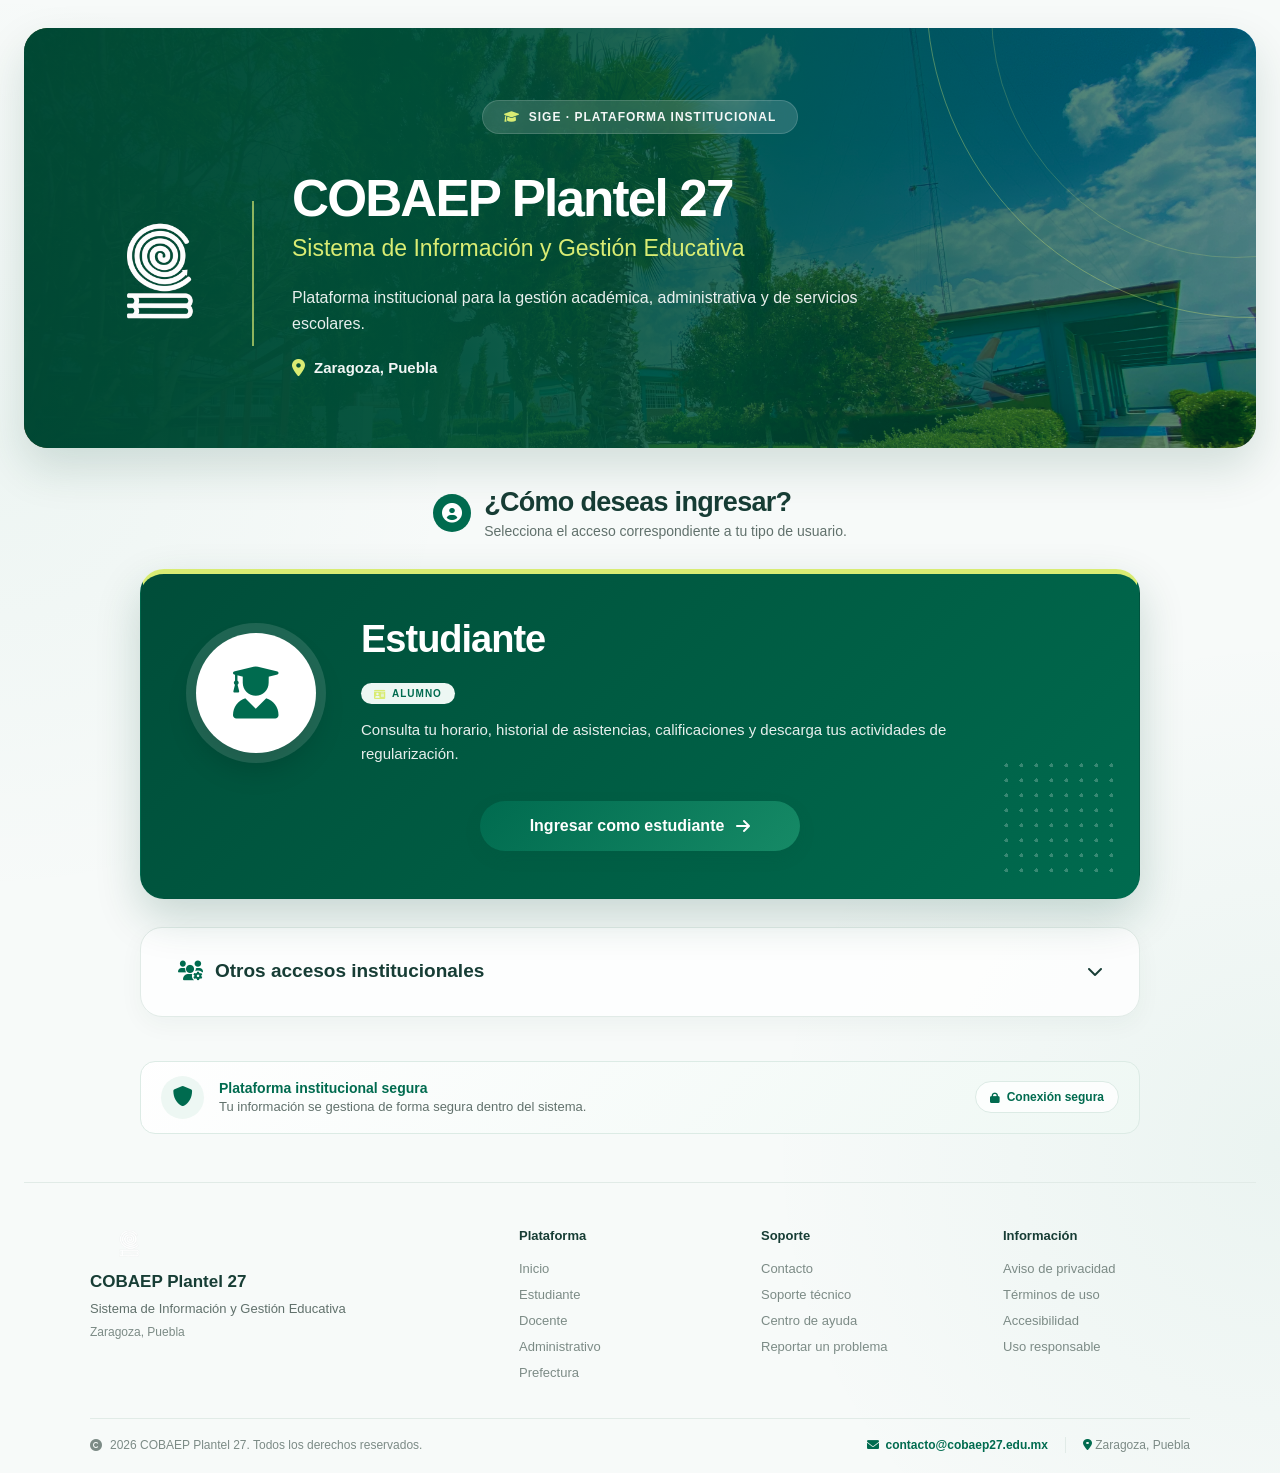
<file: index.html>
<!DOCTYPE html>
<html lang="es">
<head>
    <meta charset="UTF-8">
    <meta name="viewport" content="width=device-width, initial-scale=1.0">
    <meta name="description" content="Sistema de Información y Gestión Educativa del COBAEP Plantel 27">
    <meta name="theme-color" content="#006b4f">
    <title>SIGE · COBAEP Plantel 27</title>
    <link rel="icon" type="image/x-icon" href="img/logo.png">
    <link rel="stylesheet" href="https://cdnjs.cloudflare.com/ajax/libs/font-awesome/6.0.0-beta3/css/all.min.css">
    <link rel="stylesheet" href="style_index.css">
</head>
<body>
    <div class="site-wrapper">
        <header class="hero">
            <div class="hero-image"></div>
            <div class="hero-overlay"></div>
            <div class="hero-decoration hero-decoration-1"></div>
            <div class="hero-decoration hero-decoration-2"></div>
            <div class="hero-content">
                <div class="hero-badge">
                    <i class="fas fa-graduation-cap"></i>
                    <span>SIGE · Plataforma institucional</span>
                </div>
                <div class="hero-main">
                    <div class="hero-logo">
                        <img src="img/logo-blanco.png" alt="Logotipo COBAEP">
                    </div>
                    <div class="hero-divider"></div>
                    <div class="hero-info">
                        <h1>COBAEP Plantel 27</h1>
                        <h2>Sistema de Información y Gestión Educativa</h2>
                        <p>Plataforma institucional para la gestión académica, administrativa y de servicios escolares.</p>
                        <div class="hero-location">
                            <i class="fas fa-location-dot"></i>
                            <span>Zaragoza, Puebla</span>
                        </div>
                    </div>
                </div>
            </div>
        </header>

        <main>
            <section class="profiles-section" aria-labelledby="profiles-title">
                <div class="section-heading">
                    <div class="section-heading-icon">
                        <i class="fas fa-user-circle"></i>
                    </div>
                    <div>
                        <h2 id="profiles-title">¿Cómo deseas ingresar?</h2>
                        <p>Selecciona el acceso correspondiente a tu tipo de usuario.</p>
                    </div>
                </div>

                <div class="student-container">
                    <article class="profile-card student-card">
                        <div class="card-dots"></div>
                        
                        <!-- NUEVO: Agrupamos Icono y Texto para que se mantengan a la par -->
                        <div class="student-card-inner">
                            <div class="student-icon-wrapper">
                                <div class="profile-icon">
                                    <i class="fas fa-user-graduate"></i>
                                </div>
                            </div>
                            
                            <div class="student-content">
                                
                                <h3>Estudiante</h3>
                                <br>
                                <span class="role-tag student-role-tag">
                                    <i class="fas fa-id-card"></i>
                                    Alumno
                                </span>
                                <p>Consulta tu horario, historial de asistencias, calificaciones y descarga tus actividades de regularización.</p>
                            </div>
                        </div>

                        <!-- EL BOTÓN AHORA ESTÁ FUERA, TOMANDO EL ANCHO COMPLETO PARA CENTRARSE -->
                        <div class="student-button-wrapper">
                            <a href="login.php?rol=estudiante" class="profile-button student-button" aria-label="Ingresar como estudiante">
                                <span>Ingresar como estudiante</span>
                                <i class="fas fa-arrow-right"></i>
                            </a>
                        </div>
                    </article>
                </div>

                <div class="secondary-profiles">
                    <details class="secondary-dropdown">
                        <summary class="secondary-heading">
                            <div class="heading-content">
                                <i class="fas fa-users-cog"></i>
                                <span>Otros accesos institucionales</span>
                            </div>
                            <i class="fas fa-chevron-down arrow-icon"></i>
                        </summary>
                        
                        <div class="profilesEsc-grid">
                            <article class="profile-card secondary-card teacher-card">
                                <div class="secondary-card-top">
                                    <div class="profile-icon">
                                        <i class="fas fa-chalkboard-teacher"></i>
                                    </div>
                                    <div class="secondary-card-title">
                                        <h3>Docente</h3>
                                        <span class="role-tag">
                                            <i class="fas fa-chalkboard"></i>
                                            Profesor
                                        </span>
                                    </div>
                                </div>
                                <a href="login.php?rol=docente" class="profile-button secondary-button" aria-label="Ingresar como docente">
                                    <span>Ingresar</span>
                                    <i class="fas fa-arrow-right"></i>
                                </a>
                            </article>

                            <article class="profile-card secondary-card admin-card">
                                <div class="secondary-card-top">
                                    <div class="profile-icon">
                                        <i class="fas fa-user-cog"></i>
                                    </div>
                                    <div class="secondary-card-title">
                                        <h3>Administrador</h3>
                                        <span class="role-tag">
                                            <i class="fas fa-building"></i>
                                            Personal
                                        </span>
                                    </div>
                                </div>
                                <a href="login.php?rol=admin" class="profile-button secondary-button" aria-label="Ingresar como administrativo">
                                    <span>Ingresar</span>
                                    <i class="fas fa-arrow-right"></i>
                                </a>
                            </article>

                            <article class="profile-card secondary-card prefectura-card">
                                <div class="secondary-card-top">
                                    <div class="profile-icon">
                                        <i class="fas fa-user-shield"></i>
                                    </div>
                                    <div class="secondary-card-title">
                                        <h3>Prefectura</h3>
                                        <span class="role-tag">
                                            <i class="fas fa-clipboard-check"></i>
                                            Control escolar
                                        </span>
                                    </div>
                                </div>
                                <a href="login.php?rol=prefectos" class="profile-button secondary-button" aria-label="Ingresar como prefectura">
                                    <span>Ingresar</span>
                                    <i class="fas fa-arrow-right"></i>
                                </a>
                            </article>
                        </div>
                    </details>
                </div>
            </section>

            <section class="security-section">
                <div class="security-icon">
                    <i class="fas fa-shield-alt"></i>
                </div>
                <div class="security-text">
                    <strong>Plataforma institucional segura</strong>
                    <span>Tu información se gestiona de forma segura dentro del sistema.</span>
                </div>
                <div class="security-status">
                    <i class="fas fa-lock"></i>
                    Conexión segura
                </div>
            </section>
        </main>

        <footer class="site-footer">
            <div class="footer-content">
                <div class="footer-column footer-brand">
                    <img src="img/logo-blanco.png" alt="COBAEP Plantel 27">
                    <h3>COBAEP Plantel 27</h3>
                    <p>Sistema de Información y Gestión Educativa</p>
                    <span>Zaragoza, Puebla</span>
                </div>
                <div class="footer-column">
                    <h4>Plataforma</h4>
                    <a href="index.html">Inicio</a>
                    <a href="login.php?rol=estudiante">Estudiante</a>
                    <a href="login.php?rol=docente">Docente</a>
                    <a href="login.php?rol=admin">Administrativo</a>
                    <a href="login.php?rol=prefectos">Prefectura</a>
                </div>
                <div class="footer-column">
                    <h4>Soporte</h4>
                    <a href="mailto:contacto@cobaep27.edu.mx">Contacto</a>
                    <a href="mailto:contacto@cobaep27.edu.mx?subject=Soporte%20SIGE">Soporte técnico</a>
                    <a href="mailto:contacto@cobaep27.edu.mx?subject=Ayuda%20SIGE">Centro de ayuda</a>
                    <a href="mailto:contacto@cobaep27.edu.mx?subject=Reporte%20de%20problema">Reportar un problema</a>
                </div>
                <div class="footer-column">
                    <h4>Información</h4>
                    <a href="informacion.html#privacidad">Aviso de privacidad</a>
                    <a href="informacion.html#terminos">Términos de uso</a>
                    <a href="informacion.html#accesibilidad">Accesibilidad</a>
                    <a href="informacion.html#uso-responsable">Uso responsable</a>
                </div>
            </div>
            <div class="footer-bottom">
                <div class="footer-copyright">
                    <i class="fas fa-copyright"></i>
                    <span>2026 COBAEP Plantel 27. Todos los derechos reservados.</span>
                </div>
                <div class="footer-contact">
                    <a href="mailto:contacto@cobaep27.edu.mx">
                        <i class="fas fa-envelope"></i>
                        contacto@cobaep27.edu.mx
                    </a>
                    <span class="footer-bottom-separator"></span>
                    <span>
                        <i class="fas fa-location-dot"></i>
                        Zaragoza, Puebla
                    </span>
                </div>
            </div>
        </footer>
    </div>
</body>
</html>
</file>
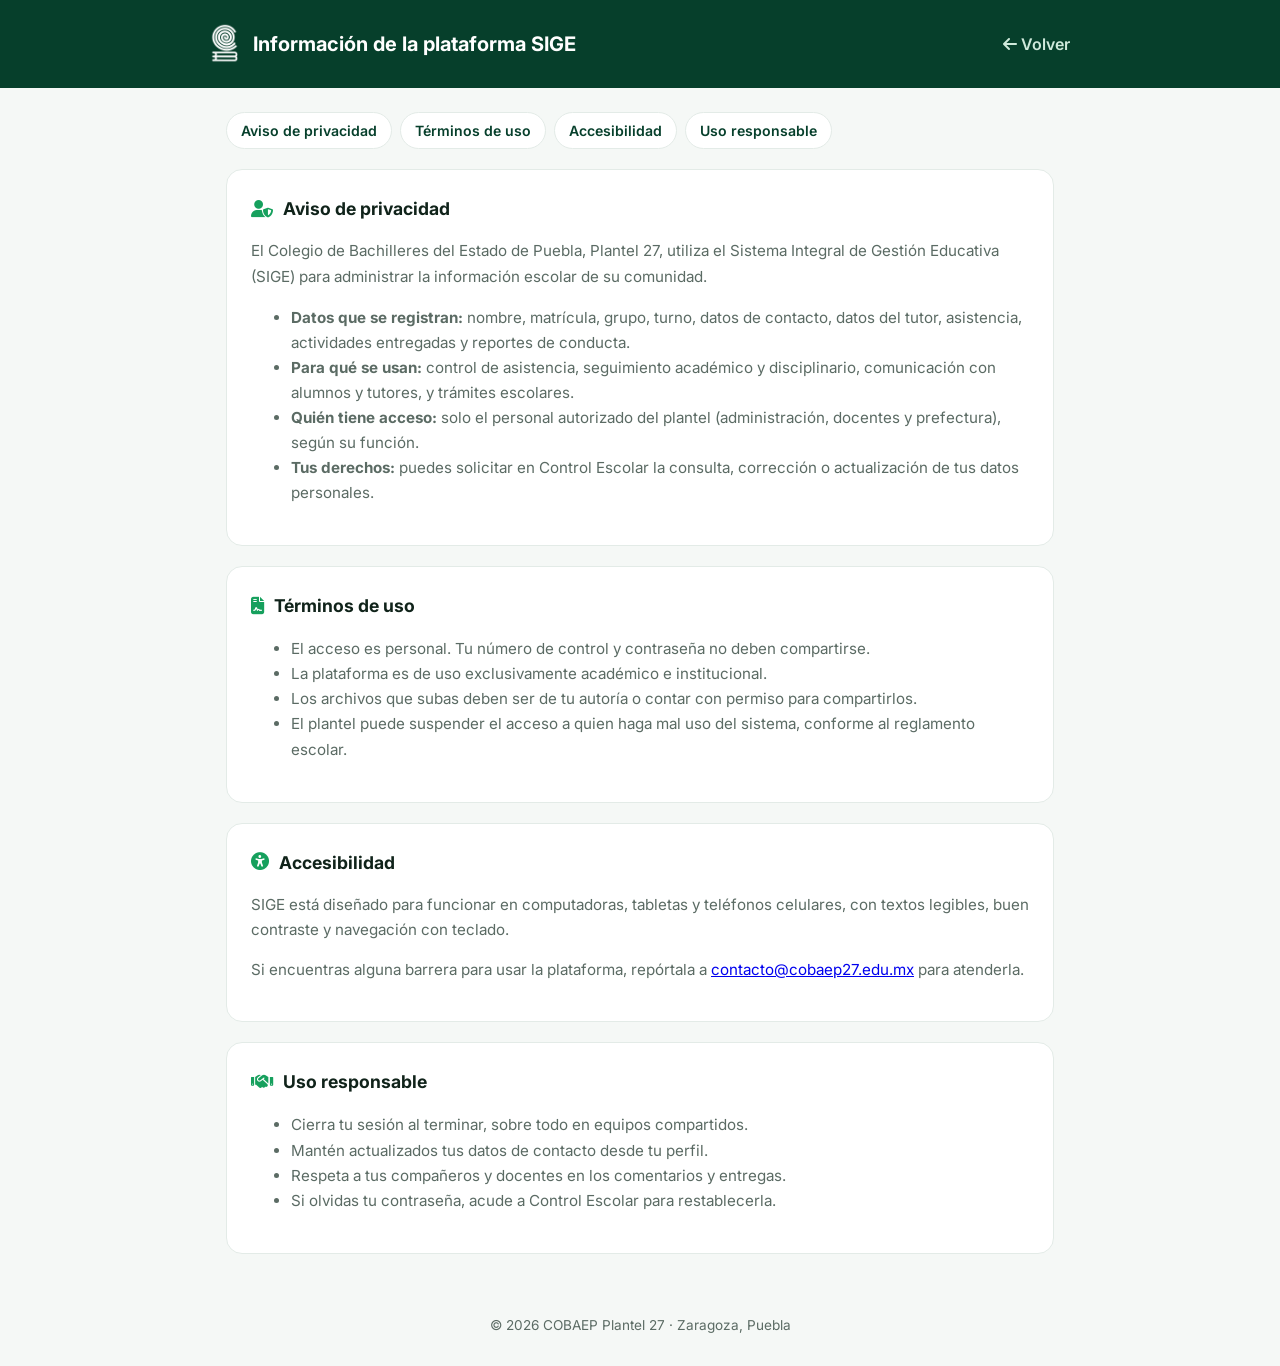
<file: informacion.html>
<!DOCTYPE html>
<html lang="es">
<head>
    <meta charset="UTF-8">
    <meta name="viewport" content="width=device-width, initial-scale=1.0">
    <title>Información legal · SIGE COBAEP Plantel 27</title>
    <link rel="icon" type="image/x-icon" href="img/logo.png">
    <link href="https://fonts.googleapis.com/css2?family=Inter:wght@400;500;600;700&display=swap" rel="stylesheet">
    <link rel="stylesheet" href="https://cdnjs.cloudflare.com/ajax/libs/font-awesome/6.4.0/css/all.min.css">
    <style>
        :root{--verde:#063f2b;--verde2:#16a05d;--tinta:#10231a;--gris:#5b6b64;--borde:#e3ebe7;}
        *{box-sizing:border-box;}
        body{margin:0;font-family:Inter,system-ui,sans-serif;background:#f5f8f6;color:var(--tinta);line-height:1.65;}
        header{background:var(--verde);color:#fff;padding:22px 16px;}
        header .wrap{display:flex;align-items:center;gap:14px;}
        header img{height:44px;}
        header a{color:#cfe9db;text-decoration:none;font-weight:600;margin-left:auto;white-space:nowrap;}
        .wrap{max-width:860px;margin:0 auto;}
        nav.indice{display:flex;flex-wrap:wrap;gap:8px;margin:24px 0 8px;}
        nav.indice a{background:#fff;border:1px solid var(--borde);border-radius:999px;padding:6px 14px;color:var(--verde);text-decoration:none;font-size:.88rem;font-weight:600;}
        main{padding:0 16px 40px;}
        section{background:#fff;border:1px solid var(--borde);border-radius:16px;padding:24px;margin-top:20px;scroll-margin-top:16px;}
        h1{font-size:1.25rem;margin:0;}
        h2{font-size:1.1rem;margin:0 0 10px;display:flex;align-items:center;gap:10px;}
        h2 i{color:var(--verde2);}
        p,li{color:var(--gris);font-size:.95rem;}
        footer{text-align:center;color:var(--gris);font-size:.85rem;padding:20px 16px 30px;}
    </style>
</head>
<body>
    <header>
        <div class="wrap">
            <img src="img/logo-blanco.png" alt="COBAEP Plantel 27">
            <h1>Información de la plataforma SIGE</h1>
            <a href="index.html"><i class="fas fa-arrow-left"></i> Volver</a>
        </div>
    </header>
    <main class="wrap">
        <nav class="indice">
            <a href="#privacidad">Aviso de privacidad</a>
            <a href="#terminos">Términos de uso</a>
            <a href="#accesibilidad">Accesibilidad</a>
            <a href="#uso-responsable">Uso responsable</a>
        </nav>

        <section id="privacidad">
            <h2><i class="fas fa-user-shield"></i> Aviso de privacidad</h2>
            <p>El Colegio de Bachilleres del Estado de Puebla, Plantel 27, utiliza el Sistema Integral de Gestión Educativa (SIGE) para administrar la información escolar de su comunidad.</p>
            <ul>
                <li><strong>Datos que se registran:</strong> nombre, matrícula, grupo, turno, datos de contacto, datos del tutor, asistencia, actividades entregadas y reportes de conducta.</li>
                <li><strong>Para qué se usan:</strong> control de asistencia, seguimiento académico y disciplinario, comunicación con alumnos y tutores, y trámites escolares.</li>
                <li><strong>Quién tiene acceso:</strong> solo el personal autorizado del plantel (administración, docentes y prefectura), según su función.</li>
                <li><strong>Tus derechos:</strong> puedes solicitar en Control Escolar la consulta, corrección o actualización de tus datos personales.</li>
            </ul>
        </section>

        <section id="terminos">
            <h2><i class="fas fa-file-contract"></i> Términos de uso</h2>
            <ul>
                <li>El acceso es personal. Tu número de control y contraseña no deben compartirse.</li>
                <li>La plataforma es de uso exclusivamente académico e institucional.</li>
                <li>Los archivos que subas deben ser de tu autoría o contar con permiso para compartirlos.</li>
                <li>El plantel puede suspender el acceso a quien haga mal uso del sistema, conforme al reglamento escolar.</li>
            </ul>
        </section>

        <section id="accesibilidad">
            <h2><i class="fas fa-universal-access"></i> Accesibilidad</h2>
            <p>SIGE está diseñado para funcionar en computadoras, tabletas y teléfonos celulares, con textos legibles, buen contraste y navegación con teclado.</p>
            <p>Si encuentras alguna barrera para usar la plataforma, repórtala a <a href="mailto:contacto@cobaep27.edu.mx?subject=Accesibilidad%20SIGE">contacto@cobaep27.edu.mx</a> para atenderla.</p>
        </section>

        <section id="uso-responsable">
            <h2><i class="fas fa-handshake"></i> Uso responsable</h2>
            <ul>
                <li>Cierra tu sesión al terminar, sobre todo en equipos compartidos.</li>
                <li>Mantén actualizados tus datos de contacto desde tu perfil.</li>
                <li>Respeta a tus compañeros y docentes en los comentarios y entregas.</li>
                <li>Si olvidas tu contraseña, acude a Control Escolar para restablecerla.</li>
            </ul>
        </section>
    </main>
    <footer>&copy; 2026 COBAEP Plantel 27 · Zaragoza, Puebla</footer>
</body>
</html>
</file>
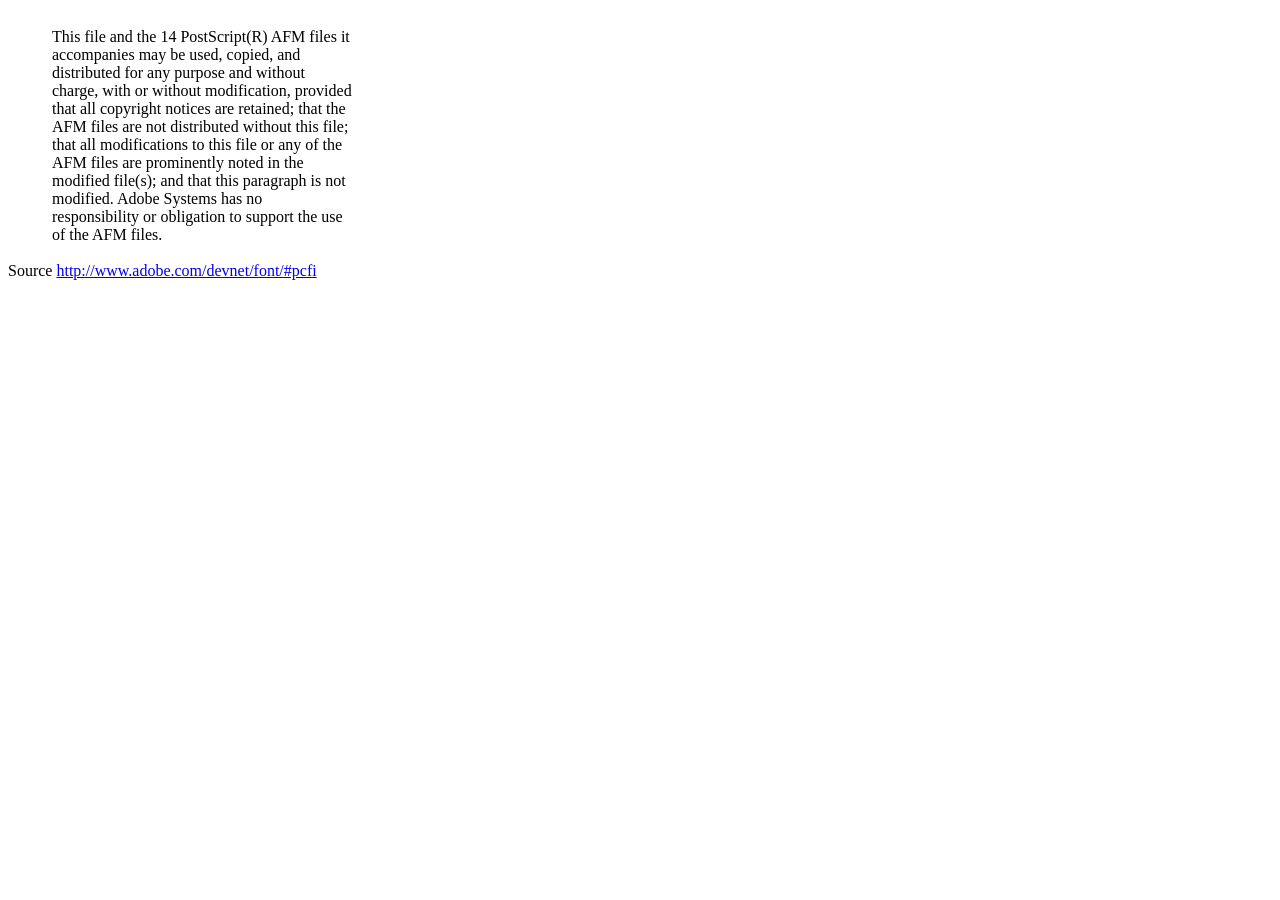
<file: vendor/dompdf/dompdf/lib/fonts/mustRead.html>
<html>
	<head>
		<meta http-equiv="content-type" content="text/html;charset=iso-8859-1">
		<meta name="generator" content="Adobe GoLive 4">
		<title>Core 14 AFM Files - ReadMe</title>
	</head>
	<body bgcolor="white">
		<font color="white">or</font>
		<table border="0" cellpadding="0" cellspacing="2">
			<tr>
				<td width="40"></td>
				<td width="300">This file and the 14 PostScript(R) AFM files it accompanies may be used, copied, and distributed for any purpose and without charge, with or without modification, provided that all copyright notices are retained; that the AFM files are not distributed without this file; that all modifications to this file or any of the AFM files are prominently noted in the modified file(s); and that this paragraph is not modified. Adobe Systems has no responsibility or obligation to support the use of the AFM files. <font color="white">Col</font></td>
			</tr>
		</table>
		<p>Source <a href="http://www.adobe.com/devnet/font/#pcfi">http://www.adobe.com/devnet/font/#pcfi</a></p>
</body>
</html>
</file>
<file: style_index.css>
:root {
    --green-dark: #004d39;
    --green-deep: #005b42;
    --green: #006b4f;
    --green-medium: #168a66;
    --green-light: #55ad87;
    --green-soft: #edf7f3;
    --green-border: #dcebe5;
    --lime: #d9ec73;
    --background: #f7faf9;
    --white: #ffffff;
    --surface: #ffffff;
    --text: #173d35;
    --text-secondary: #61716c;
    --text-muted: #7c8b86;
    --border: #e1ebe7;
    --shadow-card: 0 10px 35px rgba(0, 75, 55, 0.075);
    --shadow-card-hover: 0 20px 48px rgba(0, 75, 55, 0.15);
    --radius-large: 24px;
    --radius-card: 20px;
    --radius-button: 50px;
    --transition: all 0.25s ease;
}

* {
    margin: 0;
    padding: 0;
    box-sizing: border-box;
}

html {
    scroll-behavior: smooth;
}

body {
    min-height: 100vh;
    font-family: "Segoe UI", Inter, Roboto, Helvetica, Arial, sans-serif;
    color: var(--text);
    background: radial-gradient(circle at 0% 30%, rgba(22, 138, 102, 0.045), transparent 28%), radial-gradient(circle at 100% 78%, rgba(22, 138, 102, 0.055), transparent 30%), var(--background);
    -webkit-font-smoothing: antialiased;
    text-rendering: optimizeLegibility;
}

img {
    max-width: 100%;
    display: block;
}

a {
    color: inherit;
}

button,
a {
    -webkit-tap-highlight-color: transparent;
}

.site-wrapper {
    width: min(1350px, calc(100% - 48px));
    margin: 28px auto 0;
}

.hero {
    position: relative;
    min-height: 420px;
    overflow: hidden;
    border-radius: var(--radius-large);
    color: var(--white);
    box-shadow: 0 20px 45px rgba(0, 65, 48, 0.15);
}

.hero-image {
    position: absolute;
    inset: 0;
    background-image: url("img/plantel.jpeg");
    background-size: cover;
    background-position: center;
    background-repeat: no-repeat;
    transform: scale(1.02);
}

.hero-overlay {
    position: absolute;
    inset: 0;
    background: linear-gradient(90deg, rgba(0, 72, 52, 0.99) 0%, rgba(0, 80, 57, 0.96) 32%, rgba(0, 78, 56, 0.82) 58%, rgba(0, 57, 42, 0.57) 100%);
}

.hero-decoration {
    position: absolute;
    z-index: 2;
    border-radius: 50%;
    pointer-events: none;
}

.hero-decoration-1 {
    width: 650px;
    height: 650px;
    right: -320px;
    top: -360px;
    border: 1px solid rgba(217, 236, 115, 0.35);
}

.hero-decoration-2 {
    width: 490px;
    height: 490px;
    right: -225px;
    top: -260px;
    border: 1px solid rgba(217, 236, 115, 0.20);
}

.hero-content {
    position: relative;
    z-index: 5;
    min-height: 420px;
    padding: 42px 80px;
    display: flex;
    flex-direction: column;
    justify-content: center;
}

.hero-badge {
    align-self: center;
    display: flex;
    align-items: center;
    gap: 9px;
    margin-bottom: 38px;
    padding: 9px 21px;
    border: 1px solid rgba(255,255,255,0.15);
    border-radius: 50px;
    background: rgba(255,255,255,0.15);
    backdrop-filter: blur(10px);
    -webkit-backdrop-filter: blur(10px);
    color: rgba(255,255,255,0.95);
    font-size: 12px;
    font-weight: 700;
    letter-spacing: 1px;
    text-transform: uppercase;
}

.hero-badge i {
    color: var(--lime);
}

.hero-main {
    display: flex;
    align-items: center;
    gap: 38px;
    max-width: 980px;
}

.hero-logo {
    width: 110px;
    min-width: 110px;
    height: 125px;
    display: flex;
    align-items: center;
    justify-content: center;
}

.hero-logo img {
    width: 100px;
    max-width: 100%;
    max-height: 115px;
    object-fit: contain;
}

.hero-divider {
    width: 2px;
    height: 145px;
    flex-shrink: 0;
    background: rgba(217,236,115,0.65);
}

.hero-info {
    max-width: 680px;
}

.hero-info h1 {
    margin-bottom: 8px;
    font-size: clamp(38px, 4vw, 56px);
    line-height: 1.05;
    font-weight: 800;
    letter-spacing: -1.8px;
}

.hero-info h2 {
    margin-bottom: 20px;
    color: var(--lime);
    font-size: clamp(18px, 2vw, 23px);
    line-height: 1.35;
    font-weight: 500;
}

.hero-info p {
    max-width: 610px;
    margin-bottom: 22px;
    color: rgba(255,255,255,0.91);
    font-size: 16px;
    line-height: 1.65;
}

.hero-location {
    display: flex;
    align-items: center;
    gap: 9px;
    color: rgba(255,255,255,0.95);
    font-size: 15px;
    font-weight: 600;
}

.hero-location i {
    color: var(--lime);
    font-size: 17px;
}

.profiles-section {
    padding: 40px 20px 10px;
}

.section-heading {
    display: flex;
    align-items: center;
    justify-content: center;
    gap: 13px;
    margin-bottom: 30px;
}

.section-heading-icon {
    width: 38px;
    height: 38px;
    display: grid;
    place-items: center;
    flex-shrink: 0;
    border-radius: 50%;
    background: var(--green);
    color: white;
}

.section-heading-icon i {
    font-size: 20px;
}

.section-heading h2 {
    margin-bottom: 5px;
    font-size: 27px;
    line-height: 1.1;
    letter-spacing: -0.7px;
}

.section-heading p {
    color: var(--text-secondary);
    font-size: 14px;
}

.student-container {
    width: min(1000px, 100%);
    margin: 0 auto 28px;
}

.student-card {
    position: relative;
    min-height: 330px;
    overflow: hidden;
    padding: 40px 55px;
    display: flex;
    flex-direction: column;
    justify-content: center;
    gap: 35px;
    border: 1px solid rgba(0, 107, 79, 0.2);
    border-top: 5px solid var(--lime);
    border-radius: 24px;
    background: linear-gradient(135deg, #004d39 0%, #005b42 45%, #006b4f 100%);
    color: white;
    box-shadow: 0 18px 45px rgba(0, 75, 55, 0.20);
    transition: var(--transition);
}

.student-card:hover {
    transform: translateY(-4px);
    box-shadow: 0 25px 55px rgba(0, 75, 55, 0.25);
}

.student-card .card-dots {
    position: absolute;
    right: 20px;
    bottom: 20px;
    width: 120px;
    height: 120px;
    opacity: 0.22;
    background-image: radial-gradient(circle, #ffffff 2px, transparent 2px);
    background-size: 15px 15px;
}

.student-card-inner {
    width: 100%;
    display: flex;
    align-items: center;
    gap: 45px;
    position: relative;
    z-index: 3;
}

.student-icon-wrapper {
    position: relative;
    flex-shrink: 0;
}

.student-card .profile-icon {
    width: 120px;
    height: 120px;
    margin: 0;
    display: grid;
    place-items: center;
    border-radius: 50%;
    background: white;
    color: var(--green);
    box-shadow: 0 0 0 10px rgba(255,255,255,0.12), 0 15px 30px rgba(0,0,0,0.16);
}

.student-card .profile-icon i {
    font-size: 52px;
}

.student-content {
    flex: 1;
    display: flex;
    flex-direction: column;
    align-items: flex-start;
    text-align: left;
}

.student-highlight {
    display: inline-flex;
    align-items: center;
    gap: 7px;
    margin-bottom: 12px;
    padding: 7px 14px;
    border: 1px solid rgba(255,255,255,0.22);
    border-radius: 50px;
    background: rgba(255,255,255,0.13);
    color: rgba(255,255,255,0.96);
    font-size: 12px;
    font-weight: 700;
}

.student-highlight i {
    color: var(--lime);
}

.student-card h3 {
    margin-bottom: 7px;
    font-size: 38px;
    line-height: 1;
    font-weight: 800;
    letter-spacing: -1px;
}

.student-role-tag {
    margin-bottom: 14px;
    background: rgba(255,255,255,0.15);
    color: white;
}

.student-role-tag i {
    color: var(--lime);
}

.student-card p {
    max-width: 600px;
    margin-bottom: 0;
    color: rgba(255,255,255,0.90);
    font-size: 15px;
    line-height: 1.6;
}

.student-button-wrapper {
    width: 100%;
    display: flex;
    justify-content: center;
    position: relative;
    z-index: 3;
}

.student-button {
    width: 100%;
    max-width: 320px;
    min-height: 50px;
    padding: 0 25px;
    background: white;
    color: var(--green);
    box-shadow: 0 8px 20px rgba(0,0,0,0.13);
    display: flex;
    justify-content: center;
    align-items: center;
    gap: 12px;
}

.student-button:hover {
    background: #f7faf9;
    color: var(--green-dark);
}

.secondary-profiles {
    width: min(1000px, 100%);
    margin: 0 auto;
    padding: 22px 22px 24px;
    border: 1px solid var(--border);
    border-radius: 22px;
    background: rgba(255,255,255,0.82);
    box-shadow: 0 8px 25px rgba(0,75,55,0.045);
}

details.secondary-dropdown {
    width: 100%;
}

.secondary-heading {
    display: flex;
    align-items: center;
    justify-content: space-between;
    padding: 10px 15px;
    color: var(--text);
    font-size: 19px;
    font-weight: 750;
    cursor: pointer;
    list-style: none;
    transition: var(--transition);
}

.secondary-heading:hover {
    color: var(--green);
}

.secondary-heading::-webkit-details-marker {
    display: none;
}

.heading-content {
    display: flex;
    align-items: center;
    gap: 12px;
}

.heading-content i {
    color: var(--green);
    font-size: 20px;
}

.arrow-icon {
    font-size: 16px;
    transition: transform 0.3s ease;
}

details[open] .arrow-icon {
    transform: rotate(180deg);
}

details[open] .profilesEsc-grid {
    margin-top: 25px;
    animation: fadeIn 0.4s ease forwards;
}

@keyframes fadeIn {
    from {
        opacity: 0;
        transform: translateY(-10px);
    }
    to {
        opacity: 1;
        transform: translateY(0);
    }
}

.profilesEsc-grid {
    width: 100%;
    display: grid;
    grid-template-columns: repeat(3, minmax(0,1fr));
    gap: 15px;
}

/* ============================================================
   NUEVOS ESTILOS DE TARJETAS SECUNDARIAS
   ============================================================ */
.secondary-card {
    min-height: 220px;
    padding: 28px 20px 24px;
    display: flex;
    flex-direction: column;
    align-items: center;
    text-align: center;
    border: 1px solid var(--border);
    border-top-width: 4px;
    border-top-style: solid;
    border-radius: 18px;
    background: linear-gradient(180deg, #ffffff 0%, #f4f9f7 100%);
    box-shadow: 0 8px 20px rgba(0, 75, 55, 0.05);
    transition: var(--transition);
    position: relative;
}

.secondary-card:hover {
    transform: translateY(-5px);
    box-shadow: 0 15px 35px rgba(0, 75, 55, 0.12);
}

.teacher-card {
    border-top-color: var(--green-medium);
}

.admin-card {
    border-top-color: var(--green-light);
}

.prefectura-card {
    border-top-color: #78b99f;
}

.secondary-card-top {
    width: 100%;
    display: flex;
    flex-direction: column;
    align-items: center;
}

.secondary-card .profile-icon {
    width: 64px;
    height: 64px;
    margin: 0 auto 18px auto;
    display: flex;
    align-items: center;
    justify-content: center;
    border-radius: 18px;
    background: var(--green-soft);
    color: var(--green);
    transition: var(--transition);
}

.secondary-card:hover .profile-icon {
    background: var(--green);
    color: var(--white);
    transform: scale(1.08);
}

.secondary-card .profile-icon i {
    font-size: 26px;
}

.secondary-card-title {
    display: flex;
    flex-direction: column;
    align-items: center;
}

.secondary-card h3 {
    margin-bottom: 8px;
    font-size: 19px;
    line-height: 1.15;
    font-weight: 750;
    color: var(--text);
}

.secondary-card .role-tag {
    margin-bottom: 12px;
    padding: 5px 12px;
    font-size: 9px;
}

.secondary-card p {
    max-width: 250px;
    margin-bottom: 14px;
    color: var(--text-secondary);
    font-size: 12px;
    line-height: 1.5;
}

.secondary-button {
    width: 85%;
    min-height: 42px;
    margin-top: auto;
    gap: 10px;
    font-size: 12px;
    background: var(--white);
    color: var(--green);
    border: 1px solid var(--green-border);
    box-shadow: 0 4px 10px rgba(0,0,0,0.03);
}

.secondary-card:hover .secondary-button {
    background: linear-gradient(135deg, #006b4f, #168a66);
    color: var(--white);
    border-color: transparent;
    box-shadow: 0 8px 20px rgba(0,85,62,0.20);
}

.secondary-button i {
    font-size: 11px;
}
/* ============================================================ */

.profile-card {
    position: relative;
}

.role-tag {
    display: inline-flex;
    align-items: center;
    gap: 6px;
    padding: 5px 13px;
    border-radius: 50px;
    background: var(--green-soft);
    color: var(--green);
    font-size: 10px;
    font-weight: 800;
    letter-spacing: 1px;
    text-transform: uppercase;
}

.role-tag i {
    font-size: 10px;
}

.profile-button {
    display: flex;
    align-items: center;
    justify-content: center;
    border-radius: var(--radius-button);
    background: linear-gradient(135deg, #006b4f, #168a66);
    color: white;
    text-decoration: none;
    font-weight: 700;
    box-shadow: 0 6px 15px rgba(0,85,62,0.18);
    transition: var(--transition);
}

.profile-button:hover {
    transform: translateY(-2px);
    box-shadow: 0 10px 23px rgba(0,85,62,0.25);
}

.profile-button:active {
    transform: scale(.97);
}

.profile-button i {
    transition: transform .2s ease;
}

.profile-button:hover i {
    transform: translateX(4px);
}

.security-section {
    width: min(1000px, calc(100% - 40px));
    min-height: 72px;
    margin: 34px auto 0;
    padding: 14px 20px;
    display: flex;
    align-items: center;
    gap: 15px;
    border: 1px solid var(--green-border);
    border-radius: 15px;
    background: linear-gradient(135deg, rgba(255,255,255,0.95), rgba(239,248,244,0.95));
}

.security-icon {
    width: 43px;
    height: 43px;
    display: grid;
    place-items: center;
    flex-shrink: 0;
    border-radius: 50%;
    background: var(--green-soft);
    color: var(--green);
}

.security-icon i {
    font-size: 20px;
}

.security-text {
    display: flex;
    flex-direction: column;
    gap: 3px;
}

.security-text strong {
    color: var(--green);
    font-size: 14px;
}

.security-text span {
    color: var(--text-secondary);
    font-size: 13px;
}

.security-status {
    margin-left: auto;
    padding: 8px 14px;
    display: flex;
    align-items: center;
    gap: 7px;
    border: 1px solid var(--green-border);
    border-radius: 50px;
    color: var(--green);
    background: rgba(255,255,255,0.8);
    font-size: 12px;
    font-weight: 700;
}

.security-status i {
    font-size: 11px;
}

.site-footer {
    margin-top: 48px;
    padding: 45px 30px 20px;
    border-top: 1px solid var(--border);
    background: transparent;
}

.footer-content {
    display: grid;
    grid-template-columns: 2fr 1fr 1fr 1fr;
    gap: 55px;
    width: min(1100px, 100%);
    margin: 0 auto;
}

.footer-column {
    display: flex;
    flex-direction: column;
    align-items: flex-start;
    gap: 11px;
}

.footer-column h4 {
    margin-bottom: 7px;
    color: var(--text);
    font-size: 13px;
    font-weight: 800;
}

.footer-column a {
    color: var(--text-muted);
    font-size: 13px;
    text-decoration: none;
    transition: color .2s ease;
}

.footer-column a:hover {
    color: var(--green);
}

.footer-brand {
    gap: 7px;
}

.footer-brand img {
    width: 78px;
    height: 32px;
    object-fit: contain;
    margin-bottom: 5px;
}

.footer-brand h3 {
    color: var(--text);
    font-size: 17px;
    font-weight: 750;
}

.footer-brand p {
    color: var(--text-secondary);
    font-size: 13px;
    line-height: 1.5;
}

.footer-brand span {
    color: var(--text-muted);
    font-size: 12px;
}

.footer-bottom {
    width: min(1100px, 100%);
    margin: 38px auto 0;
    padding-top: 18px;
    display: flex;
    align-items: center;
    justify-content: space-between;
    gap: 20px;
    border-top: 1px solid var(--border);
}

.footer-copyright {
    display: flex;
    align-items: center;
    gap: 7px;
    color: var(--text-muted);
    font-size: 12px;
}

.footer-contact {
    display: flex;
    align-items: center;
    gap: 17px;
    color: var(--text-muted);
    font-size: 12px;
}

.footer-contact a {
    display: flex;
    align-items: center;
    gap: 7px;
    color: var(--green);
    text-decoration: none;
    font-weight: 600;
}

.footer-contact a:hover {
    text-decoration: underline;
}

.footer-contact i {
    color: var(--green);
}

.footer-bottom-separator {
    width: 1px;
    height: 16px;
    background: var(--border);
}

a:focus-visible {
    outline: 3px solid #c5dc70;
    outline-offset: 4px;
}

@media (max-width: 1050px) {
    .site-wrapper {
        width: calc(100% - 30px);
    }
    .hero-content {
        padding: 40px 50px;
    }
    .hero-main {
        gap: 28px;
    }
    .hero-logo {
        width: 95px;
        min-width: 95px;
    }
    .hero-logo img {
        width: 85px;
        max-height: 105px;
    }
    .hero-divider {
        height: 130px;
    }
    .student-card {
        padding: 35px 40px;
    }
    .student-card .profile-icon {
        width: 105px;
        height: 105px;
    }
    .student-card .profile-icon i {
        font-size: 45px;
    }
    .footer-content {
        gap: 30px;
    }
}

@media (max-width: 800px) {
    .hero {
        min-height: 500px;
    }
    .hero-content {
        min-height: 500px;
        padding: 35px;
    }
    .hero-main {
        flex-direction: column;
        align-items: center;
        text-align: center;
        gap: 20px;
    }
    .hero-logo {
        width: 90px;
        min-width: 90px;
        height: 95px;
    }
    .hero-logo img {
        width: 80px;
        max-height: 90px;
    }
    .hero-divider {
        display: none;
    }
    .hero-info {
        max-width: 650px;
    }
    .hero-info p {
        margin-left: auto;
        margin-right: auto;
    }
    .hero-location {
        justify-content: center;
    }
    .student-card {
        padding: 35px;
        gap: 28px;
    }
    .student-card-inner {
        gap: 28px;
    }
    .student-card .profile-icon {
        width: 95px;
        height: 95px;
    }
    .student-card .profile-icon i {
        font-size: 40px;
    }
    .student-card h3 {
        font-size: 32px;
    }
    .profilesEsc-grid {
        grid-template-columns: 1fr;
    }
    .secondary-card {
        min-height: 150px;
        display: grid;
        grid-template-columns: auto 1fr auto;
        align-items: center;
        text-align: left;
        gap: 18px;
    }
    .secondary-card-top {
        width: auto;
        flex-direction: row;
        align-items: center;
        gap: 15px;
    }
    .secondary-card .profile-icon {
        margin: 0;
    }
    .secondary-card-title {
        align-items: flex-start;
    }
    .secondary-card .role-tag {
        margin-bottom: 0;
    }
    .secondary-card p {
        margin: 0;
        max-width: none;
    }
    .secondary-button {
        margin: 0;
    }
    .security-section {
        width: min(520px, calc(100% - 20px));
    }
    .footer-content {
        grid-template-columns: 1fr 1fr;
    }
    .footer-brand {
        grid-column: 1 / -1;
    }
    .footer-bottom {
        flex-direction: column;
        align-items: center;
        text-align: center;
    }
}

@media (max-width: 550px) {
    .site-wrapper {
        width: 100%;
        margin-top: 0;
    }
    .hero {
        min-height: 575px;
        border-radius: 0 0 22px 22px;
    }
    .hero-content {
        min-height: 575px;
        padding: 25px 20px;
    }
    .hero-badge {
        margin-bottom: 27px;
        padding: 8px 13px;
        font-size: 9px;
        letter-spacing: .6px;
    }
    .hero-logo {
        width: 82px;
        min-width: 82px;
        height: 82px;
    }
    .hero-logo img {
        width: 72px;
        max-height: 78px;
    }
    .hero-info h1 {
        font-size: 34px;
        letter-spacing: -1px;
    }
    .hero-info h2 {
        font-size: 17px;
        line-height: 1.4;
    }
    .hero-info p {
        font-size: 14px;
        line-height: 1.65;
    }
    .hero-location {
        font-size: 14px;
    }
    .profiles-section {
        padding: 32px 18px 10px;
    }
    .section-heading {
        justify-content: flex-start;
        align-items: flex-start;
        text-align: left;
    }
    .section-heading-icon {
        flex-shrink: 0;
    }
    .section-heading h2 {
        font-size: 23px;
    }
    .section-heading p {
        font-size: 13px;
        line-height: 1.5;
    }
    .student-container {
        margin-bottom: 22px;
    }
    .student-card {
        padding: 30px 22px;
        gap: 25px;
    }
    .student-card-inner {
        flex-direction: column;
        align-items: center;
        text-align: center;
        gap: 20px;
    }
    .student-content {
        align-items: center;
        text-align: center;
    }
    .student-card .profile-icon {
        width: 90px;
        height: 90px;
    }
    .student-card .profile-icon i {
        font-size: 38px;
    }
    .student-highlight {
        font-size: 11px;
    }
    .student-card h3 {
        font-size: 30px;
    }
    .student-card p {
        font-size: 14px;
        line-height: 1.55;
    }
    .student-button {
        width: 100%;
        max-width: none;
    }
    .secondary-profiles {
        padding: 20px 14px;
    }
    .secondary-heading {
        font-size: 17px;
    }
    
    /* REAJUSTES MÓVIL TARJETAS SECUNDARIAS */
    .secondary-card {
        min-height: 185px;
        padding: 20px;
        display: flex;
        flex-direction: column;
        align-items: center;
        text-align: center;
        gap: 10px;
    }
    .secondary-card-top {
        flex-direction: column;
        gap: 9px;
    }
    .secondary-card .profile-icon {
        width: 54px;
        height: 54px;
    }
    .secondary-card-title {
        align-items: center;
    }
    .secondary-card h3 {
        font-size: 18px;
    }
    .secondary-card p {
        font-size: 12px;
        line-height: 1.5;
    }
    .secondary-button {
        margin-top: auto;
    }

    .security-section {
        flex-wrap: wrap;
        width: calc(100% - 20px);
    }
    .security-status {
        margin-left: 58px;
    }
    .site-footer {
        padding: 40px 22px 20px;
    }
    .footer-content {
        grid-template-columns: 1fr 1fr;
        gap: 30px 20px;
    }
    .footer-brand {
        grid-column: 1 / -1;
    }
    .footer-bottom {
        margin-top: 30px;
    }
    .footer-contact {
        flex-direction: column;
        gap: 10px;
    }
    .footer-bottom-separator {
        display: none;
    }
}

@media (prefers-reduced-motion: reduce) {
    *,
    *::before,
    *::after {
        animation: none !important;
        transition: none !important;
        scroll-behavior: auto !important;
    }
}
</file>
